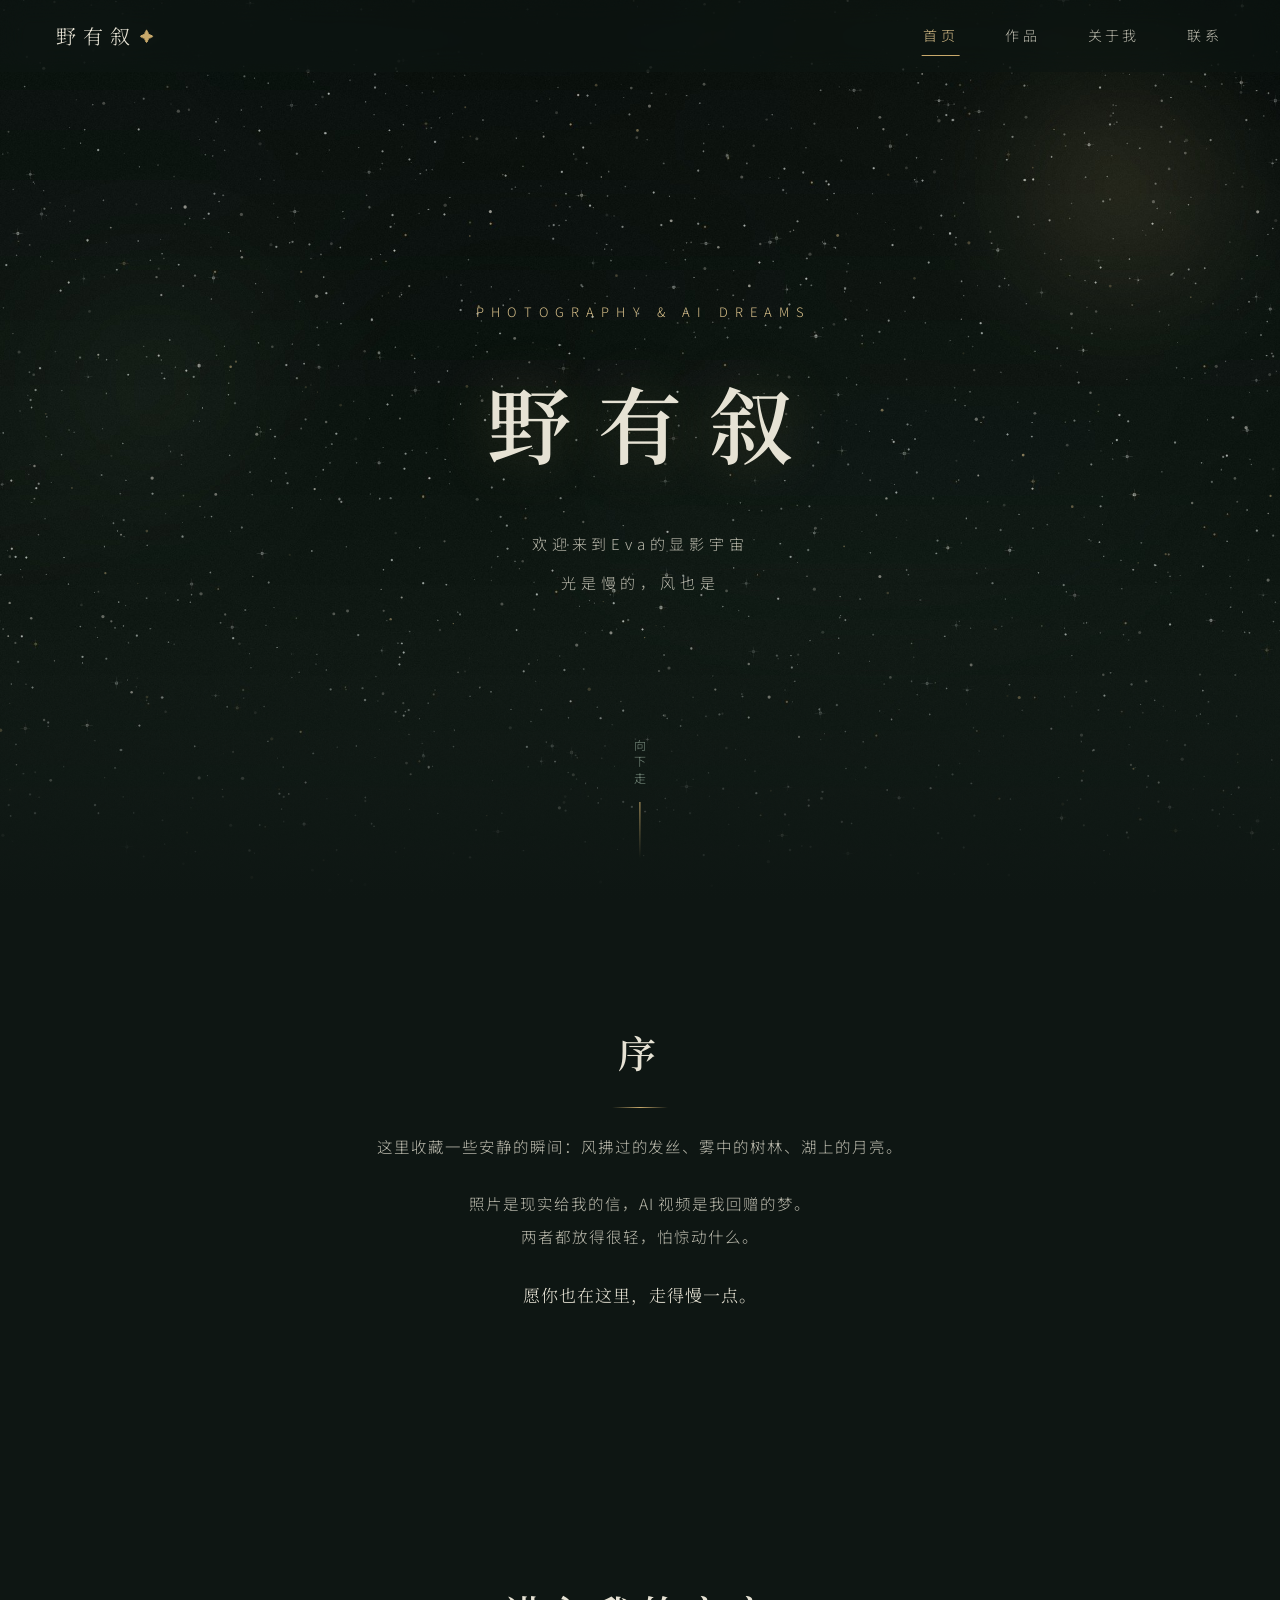
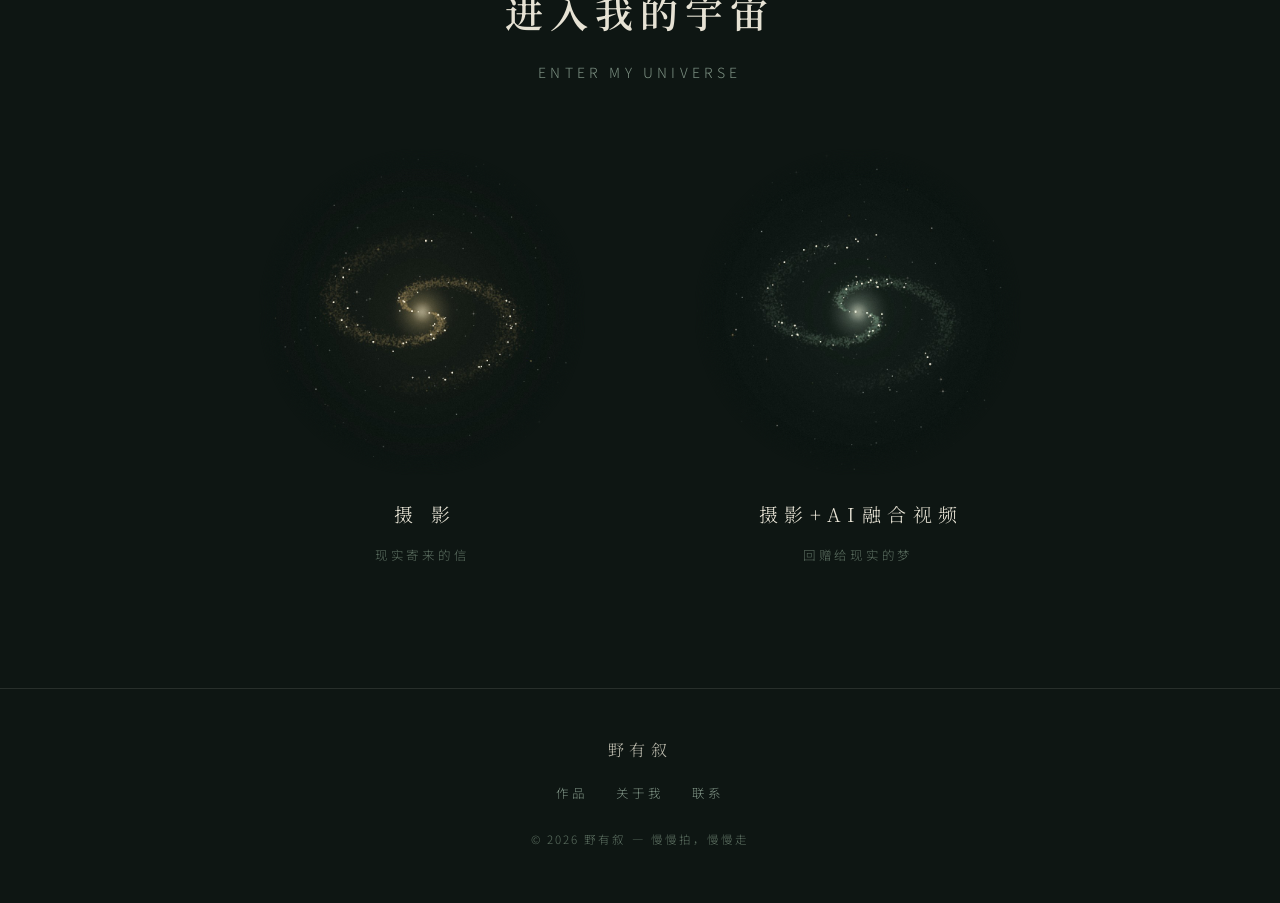
<file: index.html>
<!DOCTYPE html>
<html lang="zh-CN">
<head>
  <meta charset="UTF-8">
  <meta name="viewport" content="width=device-width, initial-scale=1.0">
  <title>野有叙 — 摄影与 AI 影像</title>
  <meta name="description" content="一个安静的摄影角落：田野、雾气、星光，以及一些 AI 做的梦。">
  <link rel="icon" href="data:image/svg+xml,%3Csvg xmlns='http://www.w3.org/2000/svg' viewBox='0 0 32 32'%3E%3Ccircle cx='16' cy='16' r='14' fill='%23121d17'/%3E%3Ccircle cx='16' cy='12' r='2.4' fill='%23c8a96b'/%3E%3Ccircle cx='10' cy='20' r='1.4' fill='%23e6e2d4'/%3E%3Ccircle cx='22' cy='19' r='1.7' fill='%23e6e2d4'/%3E%3C/svg%3E">
  <link rel="preconnect" href="https://fonts.googleapis.com">
  <link rel="preconnect" href="https://fonts.gstatic.com" crossorigin>
  <link href="https://fonts.googleapis.com/css2?family=Noto+Serif+SC:wght@400;600&family=Noto+Sans+SC:wght@300;400&display=swap" rel="stylesheet">
  <link rel="stylesheet" href="assets/css/style.css">
</head>
<body>

  <!-- 顶部固定导航 -->
  <nav class="nav">
    <a class="nav-logo" href="index.html">野有叙<span class="gold-dot">✦</span></a>
    <button class="nav-toggle" aria-label="菜单"><span></span><span></span><span></span></button>
    <div class="nav-links">
      <a href="index.html" class="active">首页</a>
      <a href="works.html">作品</a>
      <a href="about.html">关于我</a>
      <a href="contact.html">联系</a>
    </div>
  </nav>

  <!-- 首屏：星空大图 + 标题，鼠标悬停点亮星星 -->
  <header class="hero">
    <canvas id="starCanvas"></canvas>
    <div class="hero-inner">
      <p class="hero-kicker reveal">PHOTOGRAPHY &amp; AI DREAMS</p>
      <h1 class="hero-title reveal" data-delay="1">野有叙</h1>
      <p class="hero-poem reveal" data-delay="2">欢迎来到Eva的显影宇宙<br>光是慢的，风也是</p>
    </div>
    <span class="hero-scroll">向下走</span>
  </header>

  <!-- 序 -->
  <section class="section">
    <div class="intro">
      <h2 class="section-title reveal">序</h2>
      <div class="divider reveal"></div>
      <p class="reveal" data-delay="1">这里收藏一些安静的瞬间：风拂过的发丝、雾中的树林、湖上的月亮。</p>
      <p class="reveal" data-delay="2">照片是现实给我的信，AI 视频是我回赠的梦。<br>两者都放得很轻，怕惊动什么。</p>
      <p class="drop reveal" data-delay="3">愿你也在这里，走得慢一点。</p>
    </div>
  </section>

  <!-- 进入我的宇宙 -->
  <section class="section">
    <h2 class="section-title reveal">进入我的宇宙</h2>
    <p class="section-sub reveal" data-delay="1">ENTER MY UNIVERSE</p>
    <div class="galaxy-pair">
      <a class="galaxy-link reveal" data-delay="1" href="works.html">
        <span class="galaxy-ball"><img src="assets/img/galaxy-photo.jpg" alt="摄影星系" loading="lazy" decoding="async" draggable="false"></span>
        <span class="g-name">摄 影</span>
        <span class="g-sub">现实寄来的信</span>
      </a>
      <a class="galaxy-link reveal" data-delay="2" href="works.html?view=video">
        <span class="galaxy-ball"><img src="assets/img/galaxy-dream.jpg" alt="摄影+AI融合视频星系" loading="lazy" decoding="async" draggable="false"></span>
        <span class="g-name">摄影+AI融合视频</span>
        <span class="g-sub">回赠给现实的梦</span>
      </a>
    </div>
  </section>

  <footer class="footer">
    <p class="f-logo">野有叙</p>
    <div class="f-links">
      <a href="works.html">作品</a>
      <a href="about.html">关于我</a>
      <a href="contact.html">联系</a>
    </div>
    <p class="f-copy">© <span id="year">2026</span> 野有叙 — 慢慢拍，慢慢走</p>
  </footer>

  <script src="assets/js/stars.js" defer></script>
  <script src="assets/js/main.js" defer></script>
</body>
</html>
</file>
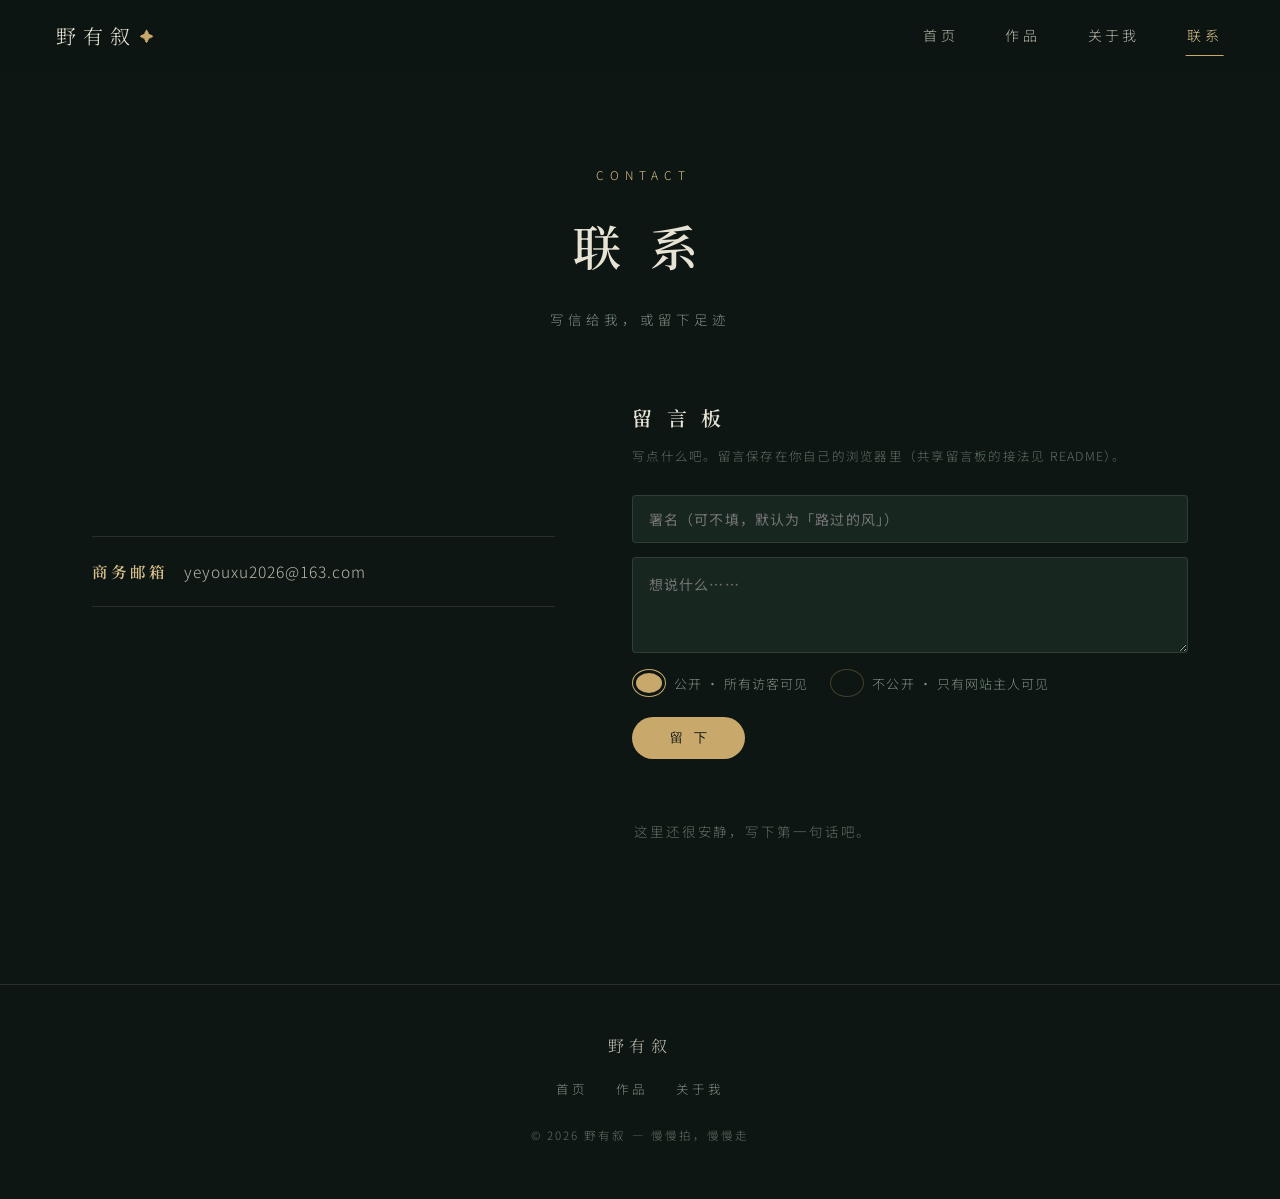
<file: contact.html>
<!DOCTYPE html>
<html lang="zh-CN">
<head>
  <meta charset="UTF-8">
  <meta name="viewport" content="width=device-width, initial-scale=1.0">
  <title>联系 — 野有叙</title>
  <meta name="description" content="写信给我，或在留言板留下足迹。">
  <link rel="icon" href="data:image/svg+xml,%3Csvg xmlns='http://www.w3.org/2000/svg' viewBox='0 0 32 32'%3E%3Ccircle cx='16' cy='16' r='14' fill='%23121d17'/%3E%3Ccircle cx='16' cy='12' r='2.4' fill='%23c8a96b'/%3E%3Ccircle cx='10' cy='20' r='1.4' fill='%23e6e2d4'/%3E%3Ccircle cx='22' cy='19' r='1.7' fill='%23e6e2d4'/%3E%3C/svg%3E">
  <link rel="preconnect" href="https://fonts.googleapis.com">
  <link rel="preconnect" href="https://fonts.gstatic.com" crossorigin>
  <link href="https://fonts.googleapis.com/css2?family=Noto+Serif+SC:wght@400;600&family=Noto+Sans+SC:wght@300;400&display=swap" rel="stylesheet">
  <link rel="stylesheet" href="assets/css/style.css">
</head>
<body>

  <nav class="nav">
    <a class="nav-logo" href="index.html">野有叙<span class="gold-dot">✦</span></a>
    <button class="nav-toggle" aria-label="菜单"><span></span><span></span><span></span></button>
    <div class="nav-links">
      <a href="index.html">首页</a>
      <a href="works.html">作品</a>
      <a href="about.html">关于我</a>
      <a href="contact.html" class="active">联系</a>
    </div>
  </nav>

  <header class="page-head">
    <p class="ph-kicker reveal">CONTACT</p>
    <h1 class="reveal" data-delay="1">联&nbsp;系</h1>
    <p class="ph-sub reveal" data-delay="2">写信给我，或留下足迹</p>
  </header>

  <section class="section" style="padding-top: 48px;">
    <div class="contact-grid">

      <!-- 联系方式 -->
      <div class="contact-info">
        <div class="reveal">
          <div class="contact-line"><b>商务邮箱</b><a href="mailto:yeyouxu2026@163.com">yeyouxu2026@163.com</a></div>
        </div>
      </div>

      <!-- 留言板 -->
      <div class="guestbook reveal" data-delay="1">
        <h3>留 言 板</h3>
        <p class="gb-tip">写点什么吧。留言保存在你自己的浏览器里（共享留言板的接法见 README）。</p>
        <form class="gb-form" id="gbForm">
          <input type="text" name="name" placeholder="署名（可不填，默认为「路过的风」）" maxlength="20">
          <textarea name="msg" placeholder="想说什么……" maxlength="300" required></textarea>
          <div class="gb-visibility">
            <label><input type="radio" name="vis" value="public" checked><span>公开 · 所有访客可见</span></label>
            <label><input type="radio" name="vis" value="private"><span>不公开 · 只有网站主人可见</span></label>
          </div>
          <button type="submit" class="gb-submit">留 下</button>
        </form>
        <div class="gb-list" id="gbList"></div>
      </div>

    </div>
  </section>

  <footer class="footer">
    <p class="f-logo">野有叙</p>
    <div class="f-links">
      <a href="index.html">首页</a>
      <a href="works.html">作品</a>
      <a href="about.html">关于我</a>
    </div>
    <p class="f-copy">© <span id="year">2026</span> 野有叙 — 慢慢拍，慢慢走</p>
  </footer>

  <script src="assets/js/main.js" defer></script>
  <script src="assets/js/guestbook.js" defer></script>
</body>
</html>
</file>
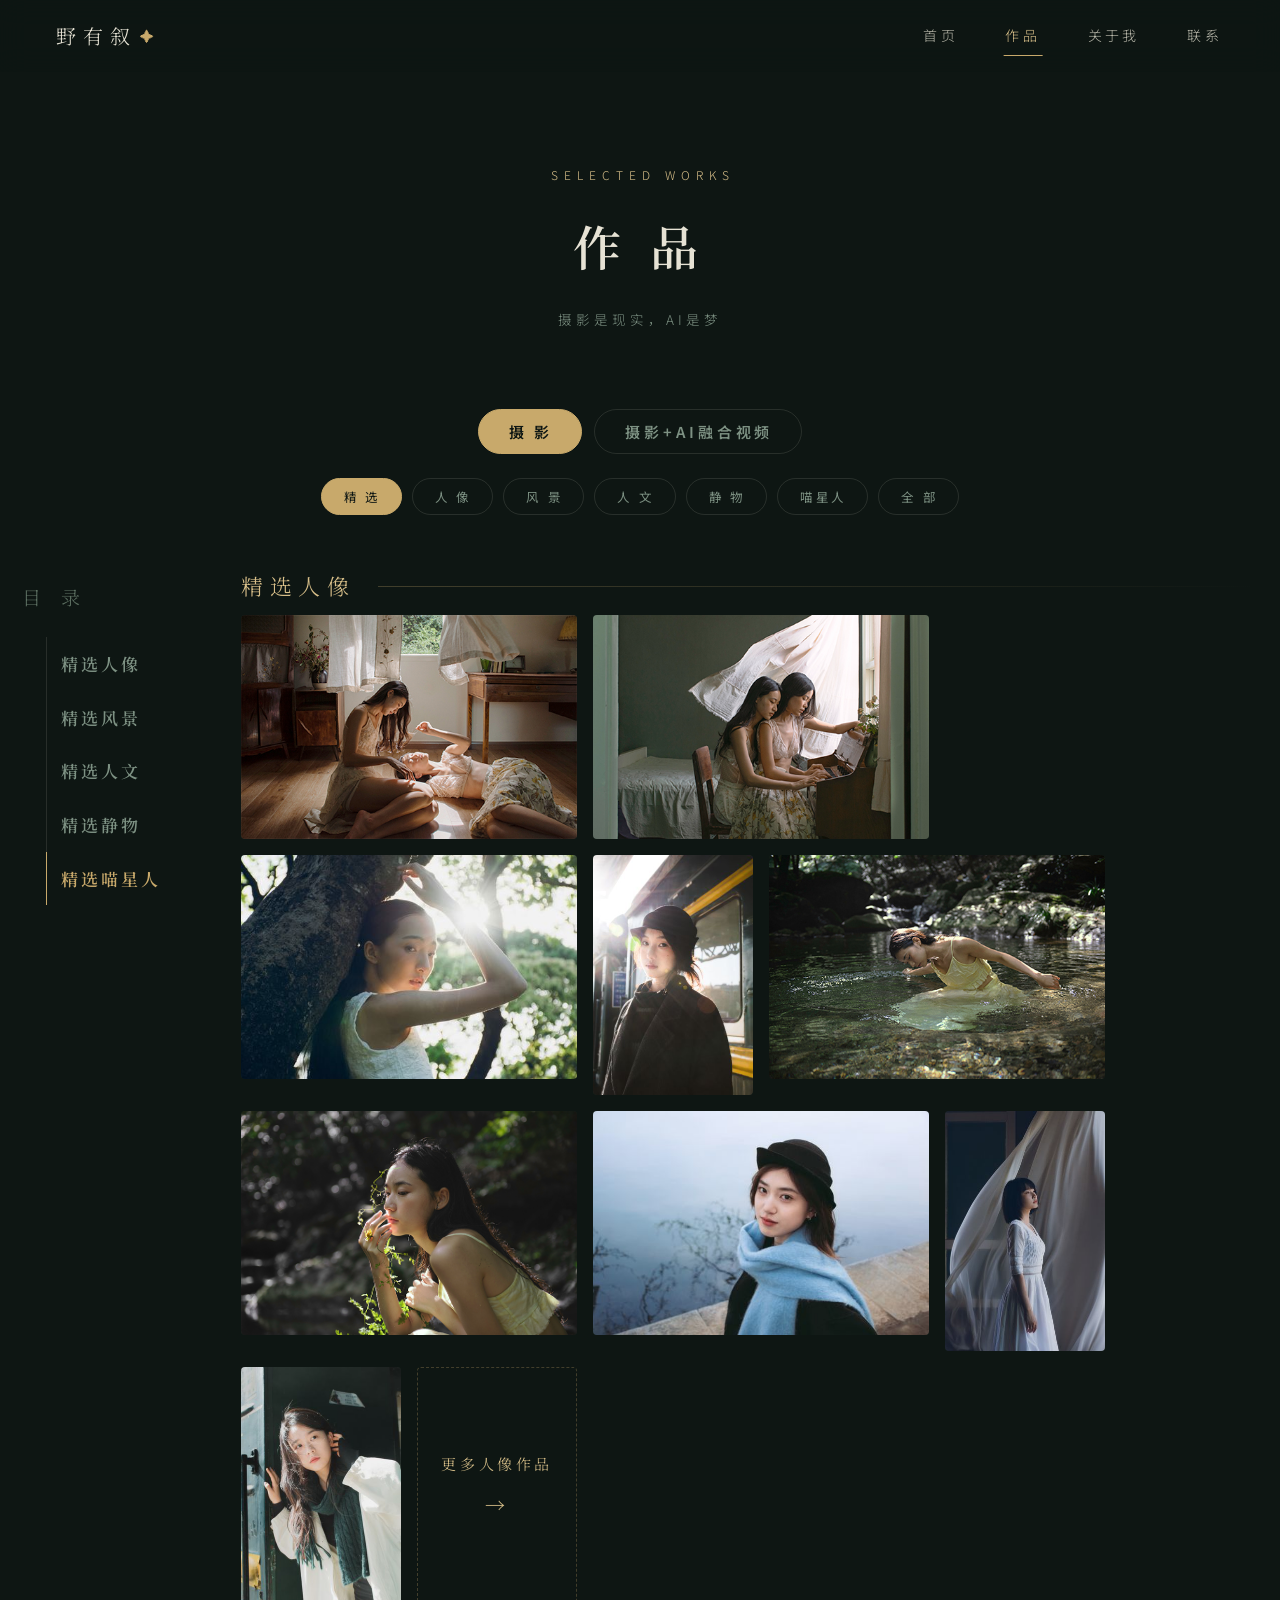
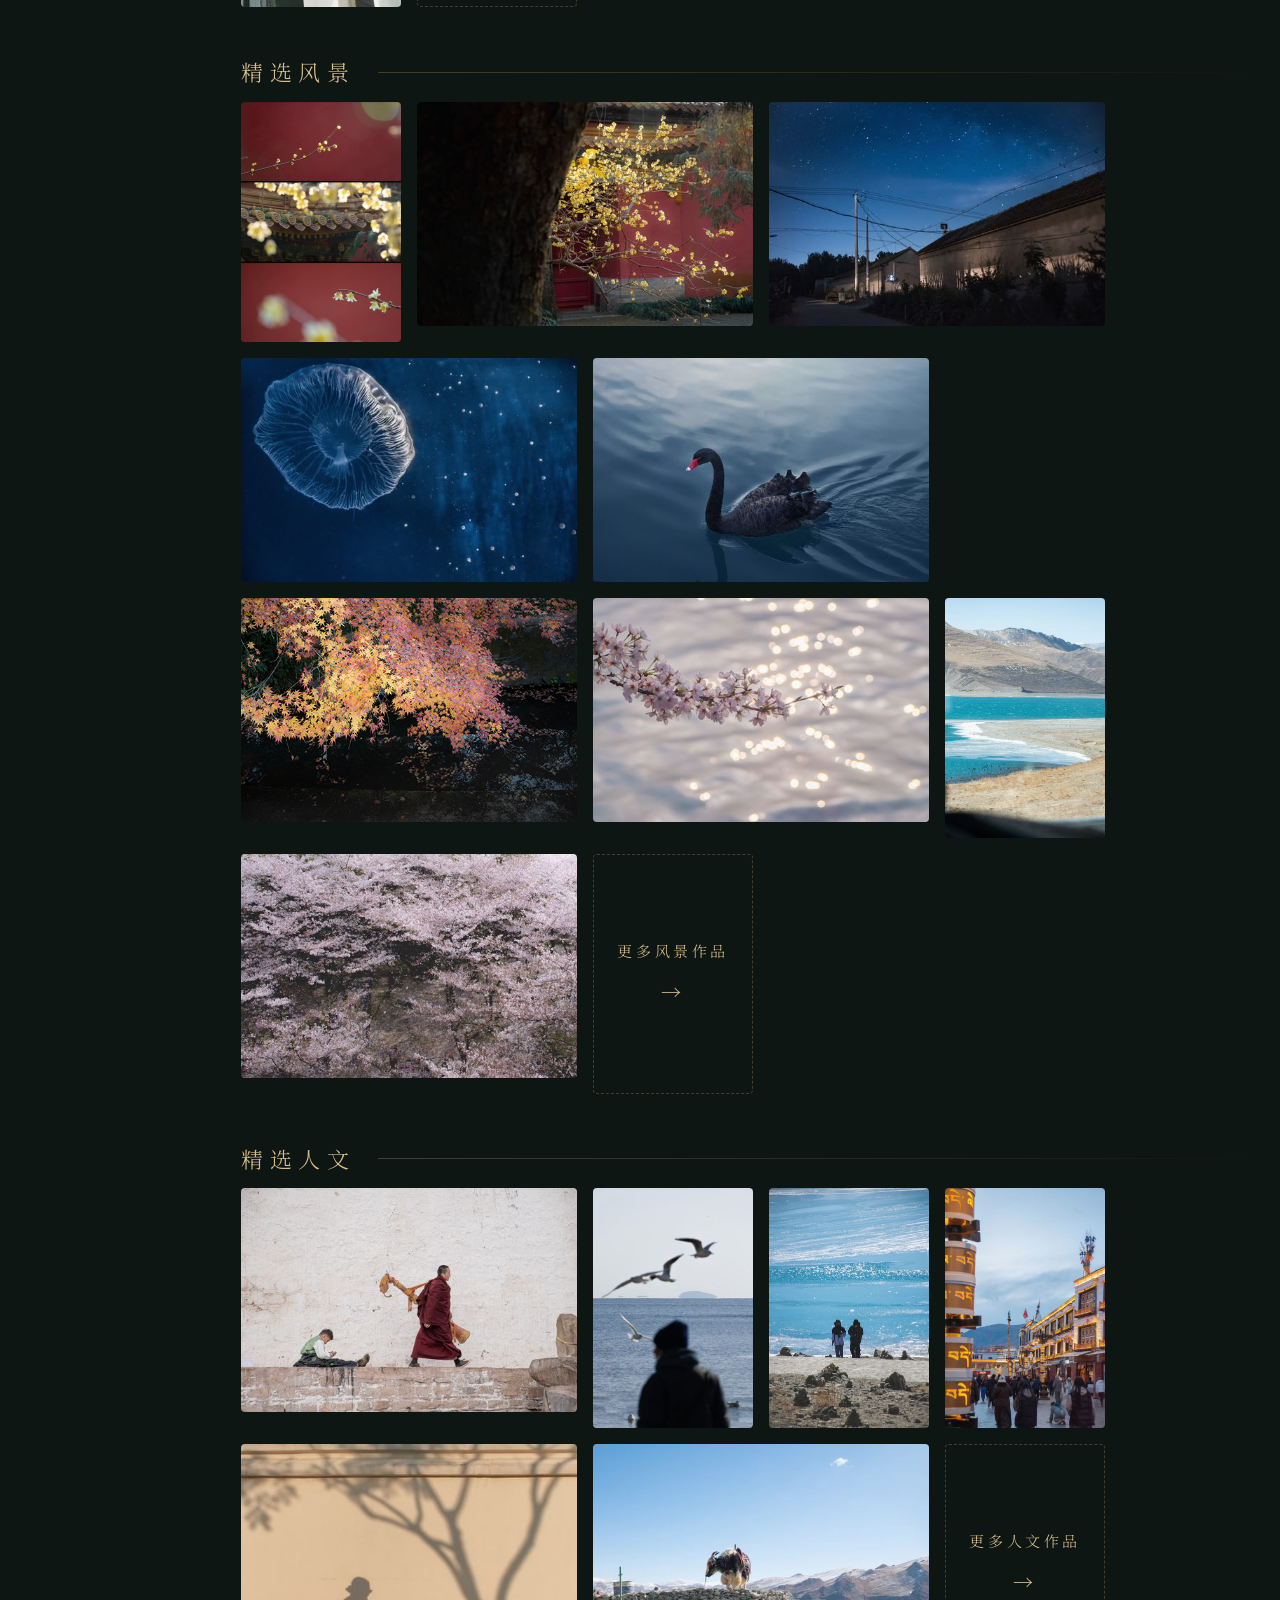
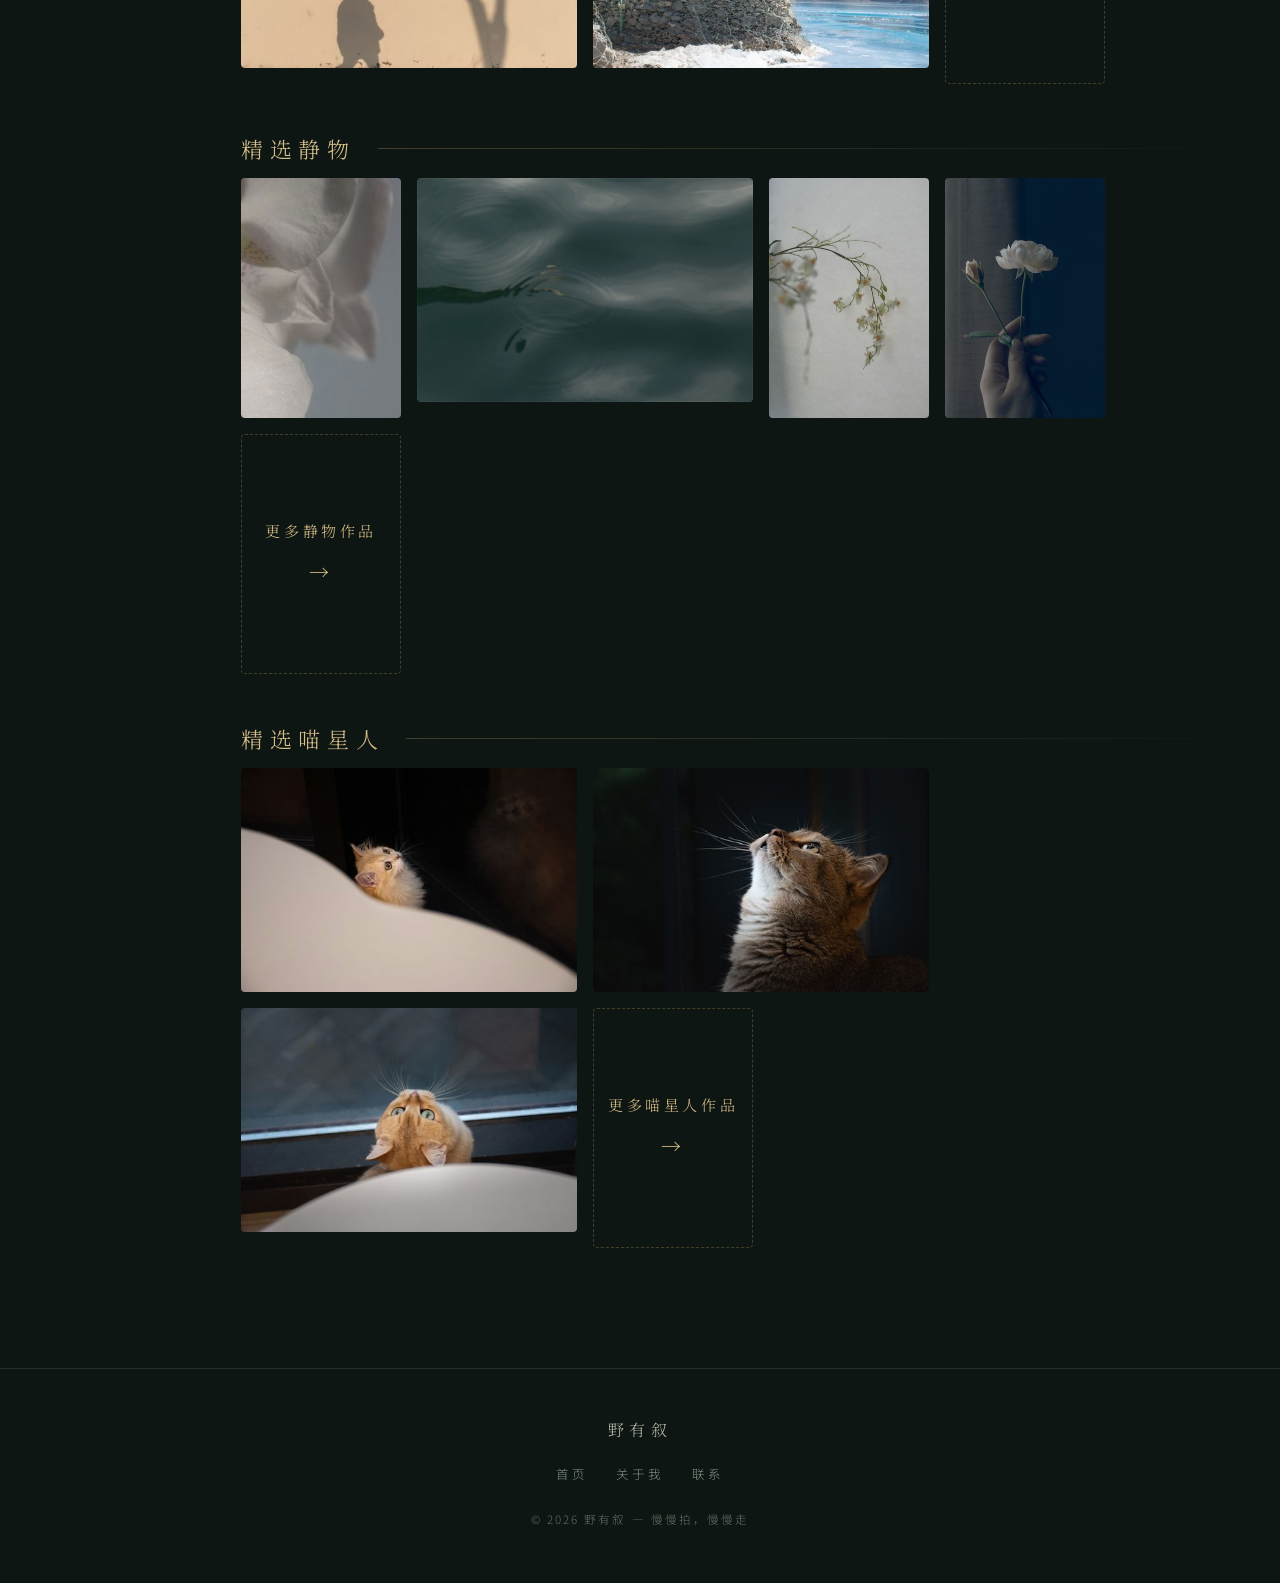
<file: works.html>
<!DOCTYPE html>
<html lang="zh-CN">
<head>
  <meta charset="UTF-8">
  <meta name="viewport" content="width=device-width, initial-scale=1.0">
  <title>作品 — 野有叙</title>
  <meta name="description" content="摄影与 AI 影像作品：田野、雾气、星光，以及一些 AI 做的梦。">
  <link rel="icon" href="data:image/svg+xml,%3Csvg xmlns='http://www.w3.org/2000/svg' viewBox='0 0 32 32'%3E%3Ccircle cx='16' cy='16' r='14' fill='%23121d17'/%3E%3Ccircle cx='16' cy='12' r='2.4' fill='%23c8a96b'/%3E%3Ccircle cx='10' cy='20' r='1.4' fill='%23e6e2d4'/%3E%3Ccircle cx='22' cy='19' r='1.7' fill='%23e6e2d4'/%3E%3C/svg%3E">
  <link rel="preconnect" href="https://fonts.googleapis.com">
  <link rel="preconnect" href="https://fonts.gstatic.com" crossorigin>
  <link href="https://fonts.googleapis.com/css2?family=Noto+Serif+SC:wght@400;600&family=Noto+Sans+SC:wght@300;400&display=swap" rel="stylesheet">
  <link rel="stylesheet" href="assets/css/style.css">
</head>
<body>

  <nav class="nav">
    <a class="nav-logo" href="index.html">野有叙<span class="gold-dot">✦</span></a>
    <button class="nav-toggle" aria-label="菜单"><span></span><span></span><span></span></button>
    <div class="nav-links">
      <a href="index.html">首页</a>
      <a href="works.html" class="active">作品</a>
      <a href="about.html">关于我</a>
      <a href="contact.html">联系</a>
    </div>
  </nav>

  <header class="page-head">
    <p class="ph-kicker reveal">SELECTED WORKS</p>
    <h1 class="reveal" data-delay="1">作&nbsp;品</h1>
    <p class="ph-sub reveal" data-delay="2">摄影是现实，AI是梦</p>
  </header>

  <section class="section works-section" style="padding-top: 56px;">
    <!-- 一级筛选：摄影 / 摄影+AI融合视频 -->
    <div class="filter-bar reveal" id="filterBar">
      <button class="filter-btn active" data-filter="photo">摄 影</button>
      <button class="filter-btn" data-filter="video">摄影+AI融合视频</button>
    </div>

    <!-- 二级筛选：摄影子栏目 -->
    <div class="sub-filter-bar show" id="subFilterBar">
      <button class="filter-btn active" data-filter="featured">精 选</button>
      <button class="filter-btn" data-filter="portrait">人 像</button>
      <button class="filter-btn" data-filter="landscape">风 景</button>
      <button class="filter-btn" data-filter="humanity">人 文</button>
      <button class="filter-btn" data-filter="stilllife">静 物</button>
      <button class="filter-btn" data-filter="meow">喵星人</button>
      <button class="filter-btn" data-filter="all">全 部</button>
    </div>

    <!-- 作品区：左侧目录 + 内容（JS 渲染，图片懒加载） -->
    <div class="works-layout">
      <aside class="toc" id="tocNav" aria-label="作品目录"></aside>
      <div class="works-main" id="galleryGrid"></div>
    </div>
  </section>

  <footer class="footer">
    <p class="f-logo">野有叙</p>
    <div class="f-links">
      <a href="index.html">首页</a>
      <a href="about.html">关于我</a>
      <a href="contact.html">联系</a>
    </div>
    <p class="f-copy">© <span id="year">2026</span> 野有叙 — 慢慢拍，慢慢走</p>
  </footer>

  <script src="assets/js/works-data.js" defer></script>
  <script src="assets/js/main.js" defer></script>
  <script src="assets/js/gallery.js" defer></script>
</body>
</html>
</file>
<file: assets/css/style.css>
/* ============================================================
   野 · 集 —— 摄影师个人网站
   氛围：温柔、安静，像走进田野
   色彩：深绿低饱和 + 暖金点缀，柔和低对比
   排版：衬线标题 + 黑体正文，诗集式宽行距
   ============================================================ */

:root {
  /* 色彩系统 */
  --green-950: #0e1613;
  --green-900: #121d17;
  --green-800: #182620;
  --green-700: #22332a;
  --green-600: #2f463a;
  --green-500: #48604f;
  --sage: #7d9183;
  --sage-dim: #5d7062;
  --gold: #c8a96b;
  --gold-soft: #d9c08a;
  --gold-faint: rgba(200, 169, 107, 0.35);
  --cream: #e6e2d4;
  --cream-dim: #b9b8ab;
  --line: rgba(230, 226, 212, 0.12);
  --line-gold: rgba(200, 169, 107, 0.28);

  /* 字体 */
  --serif: "Noto Serif SC", "Songti SC", "STSong", "SimSun", serif;
  --sans: "Noto Sans SC", "PingFang SC", "Microsoft YaHei", sans-serif;

  /* 节奏 */
  --ease-soft: cubic-bezier(0.33, 1, 0.68, 1);
  --dur: 0.5s;
  --nav-h: 72px;
}

* { margin: 0; padding: 0; box-sizing: border-box; }

html { scroll-behavior: smooth; }

body {
  background: var(--green-950);
  color: var(--cream);
  font-family: var(--sans);
  font-weight: 300;
  font-size: 16px;
  line-height: 2.1;               /* 诗集般的宽行距 */
  letter-spacing: 0.06em;         /* 微微拉开的字距 */
  -webkit-font-smoothing: antialiased;
  overflow-x: hidden;
}

::selection { background: rgba(200, 169, 107, 0.28); color: var(--cream); }

img { display: block; max-width: 100%; }
a { color: inherit; text-decoration: none; }
ul { list-style: none; }

/* 细滚动条 */
::-webkit-scrollbar { width: 10px; }
::-webkit-scrollbar-track { background: var(--green-950); }
::-webkit-scrollbar-thumb { background: var(--green-600); border-radius: 5px; }
::-webkit-scrollbar-thumb:hover { background: var(--green-500); }

/* ============ 通用排版 ============ */
h1, h2, h3, h4 {
  font-family: var(--serif);
  font-weight: 600;
  letter-spacing: 0.18em;
  color: var(--cream);
  line-height: 1.7;
}

.section {
  max-width: 1160px;
  margin: 0 auto;
  padding: 120px 32px;
}
/* 作品页：整体放宽约 30%，目录更靠左 */
.section.works-section {
  max-width: 1500px;
  padding-left: 22px;
  padding-right: 22px;
}

.section-title {
  font-size: clamp(26px, 3.4vw, 38px);
  text-align: center;
  margin-bottom: 14px;
}

.section-sub {
  text-align: center;
  color: var(--sage);
  font-size: 14px;
  letter-spacing: 0.3em;
  margin-bottom: 64px;
}

.gold-dot { color: var(--gold); }

/* 金色分隔线（细、克制） */
.divider {
  width: 56px;
  height: 1px;
  background: linear-gradient(90deg, transparent, var(--gold), transparent);
  margin: 22px auto;
}

/* ============ 顶部固定导航 ============ */
.nav {
  position: fixed;
  inset: 0 0 auto 0;
  height: var(--nav-h);
  z-index: 100;
  display: flex;
  align-items: center;
  justify-content: space-between;
  padding: 0 clamp(20px, 5vw, 56px);
  background: rgba(14, 22, 19, 0.55);
  backdrop-filter: blur(14px);
  -webkit-backdrop-filter: blur(14px);
  border-bottom: 1px solid transparent;
  transition: background var(--dur) var(--ease-soft), border-color var(--dur) var(--ease-soft);
}
.nav.scrolled {
  background: rgba(14, 22, 19, 0.86);
  border-bottom-color: var(--line);
}

.nav-logo {
  font-family: var(--serif);
  font-size: 20px;
  letter-spacing: 0.34em;
  color: var(--cream);
}
.nav-logo .gold-dot { font-size: 14px; vertical-align: 2px; margin-left: 4px; }

.nav-links {
  display: flex;
  gap: clamp(18px, 3.4vw, 44px);
}
.nav-links a {
  position: relative;
  font-size: 14px;
  letter-spacing: 0.24em;
  color: var(--cream-dim);
  padding: 6px 2px;
  transition: color var(--dur) var(--ease-soft);
}
.nav-links a::after {
  content: "";
  position: absolute;
  left: 50%;
  bottom: 0;
  width: 0;
  height: 1px;
  background: var(--gold);
  transform: translateX(-50%);
  transition: width var(--dur) var(--ease-soft);
}
.nav-links a:hover,
.nav-links a.active { color: var(--gold-soft); }
.nav-links a:hover::after,
.nav-links a.active::after { width: 100%; }

/* 移动端汉堡 */
.nav-toggle {
  display: none;
  background: none;
  border: none;
  cursor: pointer;
  width: 36px; height: 36px;
  position: relative;
}
.nav-toggle span {
  display: block;
  width: 22px; height: 1.5px;
  background: var(--cream);
  margin: 5px auto;
  transition: transform var(--dur) var(--ease-soft), opacity var(--dur) var(--ease-soft);
}
.nav-toggle.open span:nth-child(1) { transform: translateY(6.5px) rotate(45deg); }
.nav-toggle.open span:nth-child(2) { opacity: 0; }
.nav-toggle.open span:nth-child(3) { transform: translateY(-6.5px) rotate(-45deg); }

/* ============ 首屏：星空 ============ */
.hero {
  position: relative;
  height: 100vh;
  min-height: 560px;
  overflow: hidden;
  background: var(--green-950) url("../img/hero-nebula.jpg") center / cover no-repeat;
}

.hero::after {
  /* 底部渐隐到页面底色，衔接下一段 */
  content: "";
  position: absolute;
  inset: auto 0 0 0;
  height: 30vh;
  background: linear-gradient(180deg, transparent, var(--green-950));
  pointer-events: none;
}

#starCanvas {
  position: absolute;
  inset: 0;
  width: 100%;
  height: 100%;
}

.hero-inner {
  position: relative;
  z-index: 2;
  height: 100%;
  display: flex;
  flex-direction: column;
  align-items: center;
  justify-content: center;
  text-align: center;
  padding: 0 24px;
  pointer-events: none;  /* 让鼠标事件穿透到星空画布 */
}
.hero-inner > * { pointer-events: auto; }

.hero-kicker {
  font-size: 13px;
  letter-spacing: 0.55em;
  color: var(--gold-soft);
  margin-bottom: 26px;
  text-indent: 0.55em;
}

.hero-title {
  font-size: clamp(40px, 7.5vw, 84px);
  letter-spacing: 0.32em;
  text-indent: 0.32em;
  font-weight: 600;
  text-shadow: 0 0 60px rgba(200, 169, 107, 0.25);
}

.hero-poem {
  margin-top: 30px;
  color: var(--cream-dim);
  font-size: 15px;
  letter-spacing: 0.32em;
  line-height: 2.6;
}

.hero-scroll {
  position: absolute;
  bottom: 42px;
  left: 50%;
  transform: translateX(-50%);
  z-index: 2;
  color: var(--sage);
  font-size: 12px;
  letter-spacing: 0.4em;
  writing-mode: vertical-rl;
  display: flex;
  align-items: center;
  gap: 14px;
}
.hero-scroll::after {
  content: "";
  width: 1px;
  height: 56px;
  background: linear-gradient(180deg, var(--gold), transparent);
  animation: drip 2.4s var(--ease-soft) infinite;
}
@keyframes drip {
  0%   { transform: scaleY(0); transform-origin: top; opacity: 0; }
  35%  { transform: scaleY(1); opacity: 1; }
  100% { transform: scaleY(1); transform-origin: bottom; opacity: 0; }
}

/* ============ 入场淡入（从下往上） ============ */
.reveal {
  opacity: 0;
  transform: translateY(30px);
  transition: opacity var(--dur) var(--ease-soft), transform var(--dur) var(--ease-soft);
  will-change: opacity, transform;
}
.reveal.visible {
  opacity: 1;
  transform: translateY(0);
}
/* 轻微错落 */
.reveal[data-delay="1"] { transition-delay: 0.08s; }
.reveal[data-delay="2"] { transition-delay: 0.16s; }
.reveal[data-delay="3"] { transition-delay: 0.24s; }

/* ============ 首页：序 ============ */
.intro {
  max-width: 720px;
  margin: 0 auto;
  text-align: center;
}
.intro p {
  color: var(--cream-dim);
  margin-bottom: 1.6em;
  font-size: 15.5px;
}
.intro .drop {
  font-family: var(--serif);
  color: var(--cream);
  font-size: 17px;
}

/* ============ 首页：精选作品带（视差） ============ */
.feature-strip {
  position: relative;
  height: 64vh;
  min-height: 420px;
  overflow: hidden;
}
.feature-strip .parallax-img {
  position: absolute;
  inset: -18% 0;
  background-position: center;
  background-size: cover;
  will-change: transform;
}
.feature-strip .strip-mask {
  position: absolute;
  inset: 0;
  background: linear-gradient(180deg, var(--green-950) 0%, rgba(14, 22, 19, 0.25) 30%, rgba(14, 22, 19, 0.25) 70%, var(--green-950) 100%);
}
.feature-strip .strip-text {
  position: absolute;
  inset: 0;
  display: flex;
  flex-direction: column;
  align-items: center;
  justify-content: center;
  gap: 18px;
  z-index: 2;
}
.strip-text h2 { font-size: clamp(24px, 3.2vw, 36px); }
.strip-text a {
  font-size: 13px;
  letter-spacing: 0.32em;
  color: var(--gold-soft);
  border-bottom: 1px solid var(--line-gold);
  padding-bottom: 6px;
  transition: color var(--dur) var(--ease-soft), border-color var(--dur) var(--ease-soft);
}
.strip-text a:hover { color: var(--gold); border-color: var(--gold); }

/* ============ 作品区布局：左目录 + 网格 ============ */
.works-layout {
  display: grid;
  grid-template-columns: 168px 1fr;
  gap: clamp(24px, 4vw, 56px);
  align-items: start;
}
/* 目录为空（如「全部」视图）时，网格占满整行 */
.works-layout.no-toc { grid-template-columns: 1fr; }
.works-layout.no-toc .toc { display: none; }

.toc {
  display: none;
  position: sticky;
  top: calc(var(--nav-h) + 40px);
  padding-top: 14px;
  max-height: calc(100vh - var(--nav-h) - 70px);
  overflow-y: auto;             /* 目录过长时自身可滚动（鼠标悬停滚轮即滚动目录） */
  scrollbar-width: thin;
  scrollbar-color: var(--line-gold) transparent;
}
.toc::-webkit-scrollbar { width: 4px; }
.toc::-webkit-scrollbar-thumb { background: var(--line-gold); border-radius: 2px; }
.toc::-webkit-scrollbar-track { background: transparent; }
.toc.show { display: block; }
.toc-title {
  font-family: var(--serif);
  font-size: 19px;             /* 「目录」二字：比子目录条目更大 */
  letter-spacing: 0.4em;
  color: var(--sage-dim);
  margin-bottom: 20px;
}
.toc-link {
  display: block;
  font-family: var(--serif);
  font-size: 17px;          /* 一级分类：明显更大 */
  font-weight: 600;
  letter-spacing: 0.18em;
  color: var(--sage);
  padding: 9px 0 9px 14px;
  border-left: 1px solid var(--line);
  transition: color var(--dur) var(--ease-soft), border-color var(--dur) var(--ease-soft);
}
.toc-link.sub {
  font-family: var(--sans);
  font-size: 14px;          /* 二级系列：小于一级，大于正文 */
  font-weight: 400;
  letter-spacing: 0.14em;
  color: var(--sage-dim);
}
.toc-link.sub3 {
  font-family: var(--sans);
  font-size: 12.5px;        /* 三级子组（卷耳的（一）~（十一））：最小 */
  font-weight: 400;
  letter-spacing: 0.1em;
  color: var(--sage-dim);
}

/* 目录树：折叠行与缩进 */
.toc-row {
  display: flex;
  align-items: center;
  gap: 2px;
}
.toc-node.depth-2 { padding-left: 18px; }
.toc-node.depth-3 { padding-left: 36px; }
.toc-fold {
  width: 22px;
  height: 22px;
  flex: 0 0 22px;
  border: none;
  background: transparent;
  color: var(--sage-dim);
  font-size: 14px;          /* 折叠符号加大 */
  line-height: 1;
  cursor: pointer;
  padding: 0 0 2px;
  transition: color var(--dur) var(--ease-soft);
}
.toc-fold:hover { color: var(--gold); }
.toc-fold.empty { visibility: hidden; }
.toc-children.collapsed { display: none; }
.toc-link:hover { color: var(--gold-soft); }
.toc-link.active {
  color: var(--gold);
  border-left-color: var(--gold);
}

@media (max-width: 960px) {
  .works-layout { grid-template-columns: 1fr; }
  .toc.show {
    display: flex;
    overflow-x: auto;
    gap: 18px;
    position: static;
    padding: 0 0 18px;
  }
  .toc-title { display: none; }
  .toc-link {
    white-space: nowrap;
    border-left: none;
    border-bottom: 1px solid var(--line);
    padding: 4px 2px;
  }
  .toc-link.sub { padding-left: 2px; }
  .toc-link.active { border-bottom-color: var(--gold); }
  /* 移动端目录横排：折叠树展平，子级横向排列，隐藏折叠按钮 */
  .toc-node { display: flex; align-items: center; }
  .toc-node.depth-2,
  .toc-node.depth-3 { padding-left: 0; }
  .toc-children { display: flex; gap: 18px; }
  .toc-children.collapsed { display: flex; }
  .toc-fold { display: none; }
}

/* 分组标题锚点：为固定导航留出滚动空间 */
.series-header { scroll-margin-top: calc(var(--nav-h) + 24px); }

/* ============ 作品筛选 ============ */
.filter-bar {
  display: flex;
  justify-content: center;
  gap: 12px;
  flex-wrap: wrap;
  margin-bottom: 56px;
}
.filter-btn {
  font-family: var(--sans);
  font-size: 15px;             /* 一级筛选（摄影 / AI 视频）：比次级更大 */
  font-weight: 600;
  letter-spacing: 0.26em;
  color: var(--sage);
  background: transparent;
  border: 1px solid var(--line);
  border-radius: 999px;
  padding: 11px 28px 11px 30px;
  cursor: pointer;
  transition: all var(--dur) var(--ease-soft);
}
.filter-btn:hover { color: var(--gold-soft); border-color: var(--line-gold); }
.filter-btn.active {
  color: var(--green-950);
  background: var(--gold);
  border-color: var(--gold);
}

/* ============ 作品网格（卡片 160px 宽，与人像栏横滑卡片尺寸一致） ============ */
.gallery {
  display: grid;
  grid-template-columns: repeat(auto-fill, 160px);
  gap: 16px;
}
.works-main { min-width: 0; }   /* 允许内部横滑行收缩 */
.work-card {
  position: relative;
  overflow: hidden;
  border-radius: 4px;
  background: var(--green-800);
  cursor: pointer;
  aspect-ratio: 2 / 3;   /* 全站封面统一竖版，与人像栏一致 */
}
.work-card.wide {
  aspect-ratio: 3 / 2;        /* 横屏照片：正常显示横版 */
  grid-column: span 2;        /* 横版卡片横跨两列，保持视觉平衡 */
}
/* 首页「两个星系」等双列布局里的横版卡片：不跨列 */
.work-card.wide.no-span { grid-column: auto; }

.work-card img,
.work-card video {
  width: 100%;
  height: 100%;
  object-fit: cover;
  transform: scale(1.001);
  transition: transform var(--dur) var(--ease-soft), filter var(--dur) var(--ease-soft);
  filter: saturate(0.92);
}
.work-card:hover img,
.work-card:hover video {
  transform: scale(1.06);           /* 悬停放大 */
  filter: saturate(1.02);
}

.work-card .card-veil {
  position: absolute;
  inset: 0;
  background: linear-gradient(180deg, transparent 55%, rgba(14, 22, 19, 0.78));
  opacity: 0;
  transition: opacity var(--dur) var(--ease-soft);
}
.work-card:hover .card-veil { opacity: 1; }

.work-card .card-info {
  position: absolute;
  left: 22px;
  right: 22px;
  bottom: 18px;
  transform: translateY(10px);
  opacity: 0;
  transition: all var(--dur) var(--ease-soft);
}
.work-card:hover .card-info { transform: translateY(0); opacity: 1; }
.card-info h3 {
  font-size: 17px;
  letter-spacing: 0.2em;
  margin-bottom: 4px;
}
.card-info p {
  font-size: 12px;
  color: var(--cream-dim);
  letter-spacing: 0.18em;
}

/* 视频角标 */
.badge-video {
  position: absolute;
  top: 14px;
  right: 14px;
  z-index: 2;
  display: flex;
  align-items: center;
  gap: 7px;
  font-size: 11px;
  letter-spacing: 0.2em;
  color: var(--gold-soft);
  background: rgba(14, 22, 19, 0.55);
  border: 1px solid var(--line-gold);
  border-radius: 999px;
  padding: 5px 12px;
  backdrop-filter: blur(6px);
}
.badge-video svg { width: 9px; height: 10px; fill: var(--gold-soft); }

/* 筛选切换时的柔和过渡 */
.work-card.hide {
  opacity: 0;
  transform: scale(0.97);
  pointer-events: none;
  position: absolute;
  visibility: hidden;
}
.work-card {
  transition: opacity var(--dur) var(--ease-soft), transform var(--dur) var(--ease-soft);
}

/* ============ 系列分组标题 ============ */
.series-header {
  grid-column: 1 / -1;
  display: flex;
  align-items: center;
  gap: 22px;
  margin: 42px 0 6px;
}
.series-header:first-child { margin-top: 0; }
.series-header span {
  font-family: var(--serif);
  font-size: 22px;
  letter-spacing: 0.3em;
  color: var(--gold-soft);
  white-space: nowrap;
}
.series-header::after {
  content: "";
  flex: 1;
  height: 1px;
  background: linear-gradient(90deg, var(--line-gold), transparent);
}
.series-header.sub span {
  font-size: 16px;
  color: var(--sage);
  letter-spacing: 0.24em;
}
.series-header.sub { margin: 26px 0 2px; }
/* 三级组头（系列内子组） */
.series-header.sub3 span {
  font-size: 13.5px;
  font-family: var(--sans);
  color: var(--sage-dim);
  letter-spacing: 0.18em;
}
.series-header.sub3 { margin: 16px 0 2px; }
.sub-block { margin-left: 18px; }
/* 系列标题旁的诗句/副题 */
.series-header .s-poem {
  font-style: normal;
  font-family: var(--serif);
  font-size: 13px;
  letter-spacing: 0.2em;
  color: var(--sage-dim);
  white-space: nowrap;
}

/* ============ 系列横滑行 ============ */
.series-block { margin-bottom: 14px; }
.row-wrap { position: relative; }
.row-track {
  display: flex;
  gap: 14px;
  height: 240px;                /* 行高固定，卡片宽度按照片真实比例自适应 */
  overflow-x: auto;
  scroll-behavior: smooth;
  scrollbar-width: none;        /* 默认隐藏滚动条 */
  -ms-overflow-style: none;
  padding-bottom: 10px;
}
.row-track::-webkit-scrollbar { display: none; }
/* 一行滑不完时才显示底部细滚动条 */
.row-track.scrollable { scrollbar-width: thin; scrollbar-color: var(--line-gold) transparent; }
.row-track.scrollable::-webkit-scrollbar { display: block; height: 4px; }
.row-track.scrollable::-webkit-scrollbar-thumb { background: var(--line-gold); border-radius: 2px; }
.row-track.scrollable::-webkit-scrollbar-track { background: var(--line); border-radius: 2px; }
.row-card {
  flex: 0 0 auto;
  height: 100%;
  width: 160px;                 /* 初始宽度，图片加载后按真实比例重设 */
  aspect-ratio: auto;
}
.row-card img { width: 100%; height: 100%; object-fit: cover; }
.row-prev,
.row-next {
  position: absolute;
  top: 50%;
  transform: translateY(-50%);
  width: 40px;
  height: 40px;
  border-radius: 50%;
  border: 1px solid var(--line-gold);
  background: rgba(14, 22, 19, 0.82);
  color: var(--gold);
  font-size: 22px;
  line-height: 1;
  cursor: pointer;
  transition: all var(--dur) var(--ease-soft);
  z-index: 3;
}
.row-prev { left: -6px; }
.row-next-box {
  position: absolute;
  right: -6px;
  top: 50%;
  transform: translateY(-50%);
  display: flex;
  align-items: center;
  gap: 8px;
  z-index: 3;
}
.row-next { position: static; transform: none; }
.row-count {
  font-size: 12px;
  letter-spacing: 0.12em;
  color: var(--gold-soft);
  background: rgba(14, 22, 19, 0.82);
  border: 1px solid var(--line-gold);
  border-radius: 999px;
  padding: 5px 12px;
  white-space: nowrap;
  transition: opacity var(--dur) var(--ease-soft);
}
.row-count.gone { opacity: 0; pointer-events: none; }
.row-prev:hover,
.row-next:hover { background: var(--gold); color: var(--green-950); }
.row-prev.gone,
.row-next.gone { opacity: 0; pointer-events: none; }

/* ============ 精选末尾「更多作品」链接卡 ============ */
.more-card {
  border: 1px dashed var(--line-gold);
  background: transparent;
  display: flex;
  align-items: center;
  justify-content: center;
  transition: all var(--dur) var(--ease-soft);
}
.more-card:hover { border-color: var(--gold); background: rgba(200, 169, 107, 0.06); }
.more-inner {
  text-align: center;
  color: var(--gold-soft);
  font-family: var(--serif);
  font-size: 15px;
  letter-spacing: 0.24em;
  line-height: 2;
}
.more-inner i {
  display: block;
  font-style: normal;
  font-size: 20px;
  margin-top: 6px;
  transition: transform var(--dur) var(--ease-soft);
}
.more-card:hover .more-inner i { transform: translateX(6px); }

/* 关于我：脚注（指导老师、实拍声明） */
.about-note {
  margin-top: 34px;
  padding-top: 18px;
  border-top: 1px solid var(--line);
  font-size: 13px;
  line-height: 2.1;
  color: var(--sage-dim);
}
.about-note p { margin: 0; }

/* ============ 首页：两个小星系入口 ============ */
.galaxy-pair {
  display: flex;
  justify-content: center;
  align-items: flex-start;
  gap: clamp(48px, 9vw, 130px);
  flex-wrap: wrap;
}
.galaxy-link {
  display: flex;
  flex-direction: column;
  align-items: center;
  text-decoration: none;
}
.galaxy-ball {
  width: clamp(220px, 26vw, 320px);
  height: clamp(220px, 26vw, 320px);
  transition: transform 1.2s var(--ease-soft);
}
.galaxy-ball img {
  width: 100%;
  height: 100%;
  object-fit: cover;
  transform: scale(1.02);
  transition: transform 2.4s var(--ease-soft), filter var(--dur) var(--ease-soft);
  /* 柔边渐隐：星系边缘融入页面背景，无轮廓感 */
  -webkit-mask-image: radial-gradient(circle, #000 58%, transparent 71%);
  mask-image: radial-gradient(circle, #000 58%, transparent 71%);
}
.galaxy-link:hover .galaxy-ball img { transform: scale(1.08) rotate(14deg); filter: brightness(1.12); }
.g-name {
  margin-top: 22px;
  font-family: var(--serif);
  font-size: 19px;
  letter-spacing: 0.34em;
  text-indent: 0.34em;
  color: var(--cream);
  transition: color var(--dur) var(--ease-soft);
}
.g-sub {
  margin-top: 8px;
  font-size: 12.5px;
  letter-spacing: 0.22em;
  color: var(--sage-dim);
}
.galaxy-link:hover .g-name { color: var(--gold-soft); }

/* ============ 防下载：禁拖拽、禁选中 ============ */
img, video {
  -webkit-user-drag: none;
  user-select: none;
  -webkit-user-select: none;
}

/* ============ 回到顶部 ============ */
.to-top {
  position: fixed;
  right: 28px;
  bottom: 34px;
  width: 46px;
  height: 46px;
  border-radius: 50%;
  border: 1px solid var(--line-gold);
  background: rgba(14, 22, 19, 0.85);
  color: var(--gold);
  font-size: 20px;
  line-height: 1;
  cursor: pointer;
  opacity: 0;
  visibility: hidden;
  transform: translateY(12px);
  transition: all var(--dur) var(--ease-soft);
  z-index: 150;
}
.to-top.show {
  opacity: 1;
  visibility: visible;
  transform: translateY(0);
}
.to-top:hover { background: var(--gold); color: var(--green-950); }

/* ============ 二级筛选（摄影子类） ============ */
.sub-filter-bar {
  display: none;
  justify-content: center;
  gap: 10px;
  flex-wrap: wrap;
  margin: -32px 0 48px;
}
.sub-filter-bar.show { display: flex; }
.sub-filter-bar .filter-btn {
  font-size: 12.5px;           /* 二级筛选：明显小于一级 */
  font-weight: 400;
  padding: 8px 20px 8px 22px;
  letter-spacing: 0.22em;
}

/* ============ 灯箱翻页 ============ */
.lightbox-nav {
  position: absolute;
  top: 50%;
  transform: translateY(-50%);
  z-index: 2;
  width: 52px; height: 52px;
  border-radius: 50%;
  border: 1px solid var(--line);
  background: rgba(14, 22, 19, 0.4);
  color: var(--cream);
  font-size: 30px;
  line-height: 1;
  cursor: pointer;
  transition: all var(--dur) var(--ease-soft);
}
.lightbox-nav:hover { border-color: var(--gold); color: var(--gold); }
.lightbox-nav.prev { left: clamp(10px, 3vw, 40px); }
.lightbox-nav.next { right: clamp(10px, 3vw, 40px); }
@media (max-width: 640px) {
  .lightbox-nav { width: 42px; height: 42px; font-size: 24px; }
}

/* ============ 灯箱 ============ */
.lightbox {
  position: fixed;
  inset: 0;
  z-index: 200;
  display: flex;
  align-items: center;
  justify-content: center;
  background: rgba(10, 15, 12, 0.9);
  backdrop-filter: blur(10px);
  opacity: 0;
  visibility: hidden;
  transition: opacity var(--dur) var(--ease-soft), visibility var(--dur);
}
.lightbox.open { opacity: 1; visibility: visible; }
.lightbox-box {
  max-width: min(1080px, 92vw);
  max-height: 84vh;
  display: flex;
  flex-direction: column;
  align-items: center;
  gap: 16px;
  transform: translateY(16px);
  transition: transform var(--dur) var(--ease-soft);
}
.lightbox.open .lightbox-box { transform: translateY(0); }
.lightbox-box img,
.lightbox-box video {
  max-width: 100%;
  max-height: 74vh;
  border-radius: 4px;
  box-shadow: 0 30px 80px rgba(0, 0, 0, 0.5);
}
.lightbox-caption {
  font-family: var(--serif);
  font-size: 15px;
  letter-spacing: 0.24em;
  color: var(--cream-dim);
}
.lightbox-close {
  position: absolute;
  top: 26px;
  right: 34px;
  width: 44px; height: 44px;
  border-radius: 50%;
  border: 1px solid var(--line);
  background: transparent;
  color: var(--cream);
  font-size: 20px;
  cursor: pointer;
  transition: all var(--dur) var(--ease-soft);
}
.lightbox-close:hover { border-color: var(--gold); color: var(--gold); transform: rotate(90deg); }

/* ============ 关于我 ============ */
.about-grid {
  display: grid;
  grid-template-columns: 5fr 7fr;
  gap: clamp(36px, 6vw, 84px);
  align-items: center;
}
.about-photo {
  overflow: hidden;
  border-radius: 4px;
}
.about-photo img {
  transition: transform var(--dur) var(--ease-soft);
}
.about-photo:hover img { transform: scale(1.04); }
.about-text h2 {
  font-size: clamp(24px, 3vw, 32px);
  margin-bottom: 26px;
}
.about-text p {
  color: var(--cream-dim);
  font-size: 15px;
  margin-bottom: 1.5em;
}
.about-text .sig {
  font-family: var(--serif);
  color: var(--gold-soft);
  letter-spacing: 0.3em;
  margin-top: 34px;
  font-size: 15px;
}

.about-facts {
  margin-top: 44px;
  border-top: 1px solid var(--line);
  padding-top: 30px;
  display: grid;
  grid-template-columns: repeat(3, 1fr);
  gap: 22px;
}
.fact b {
  display: block;
  font-family: var(--serif);
  font-size: 30px;
  color: var(--gold);
  font-weight: 600;
  letter-spacing: 0.06em;
}
.fact span {
  font-size: 12.5px;
  color: var(--sage);
  letter-spacing: 0.22em;
}

/* ============ 联系 & 留言板 ============ */
.contact-grid {
  display: grid;
  grid-template-columns: 1fr 1.2fr;
  gap: clamp(36px, 6vw, 80px);
  align-items: start;
}
/* 联系信息栏内容少时：垂直居中，与留言板视觉平衡 */
.contact-info {
  display: flex;
  flex-direction: column;
  justify-content: center;
  min-height: 340px;
}
.contact-info p {
  color: var(--cream-dim);
  font-size: 15px;
  margin-bottom: 1.4em;
}
.contact-line {
  display: flex;
  align-items: baseline;
  gap: 16px;
  padding: 18px 0;
  border-top: 1px solid var(--line);
  border-bottom: 1px solid var(--line);
  font-size: 15.5px;
}
.contact-line b {
  font-family: var(--serif);
  color: var(--gold-soft);
  font-weight: 600;
  letter-spacing: 0.2em;
  min-width: 64px;
}
.contact-line a { color: var(--cream-dim); transition: color var(--dur) var(--ease-soft); }
.contact-line a:hover { color: var(--gold-soft); }

/* 留言板 */
.guestbook h3 {
  font-size: 20px;
  letter-spacing: 0.24em;
  margin-bottom: 8px;
}
.guestbook .gb-tip {
  font-size: 12.5px;
  color: var(--sage-dim);
  margin-bottom: 26px;
  letter-spacing: 0.1em;
}
.gb-form { display: flex; flex-direction: column; gap: 14px; margin-bottom: 40px; }
.gb-form input,
.gb-form textarea {
  font-family: var(--sans);
  font-size: 14px;
  letter-spacing: 0.08em;
  color: var(--cream);
  background: var(--green-800);
  border: 1px solid var(--line);
  border-radius: 4px;
  padding: 13px 16px;
  outline: none;
  resize: vertical;
  transition: border-color var(--dur) var(--ease-soft), background var(--dur) var(--ease-soft);
}
.gb-form input:focus,
.gb-form textarea:focus {
  border-color: var(--line-gold);
  background: var(--green-700);
}
.gb-form textarea { min-height: 96px; line-height: 1.9; }
.gb-submit {
  align-self: flex-start;
  font-size: 13px;
  letter-spacing: 0.3em;
  color: var(--green-950);
  background: var(--gold);
  border: none;
  border-radius: 999px;
  padding: 12px 34px 12px 38px;
  cursor: pointer;
  transition: all var(--dur) var(--ease-soft);
}
.gb-submit:hover { background: var(--gold-soft); transform: translateY(-1px); }

/* 留言可见性选择（公开 / 不公开） */
.gb-visibility {
  display: flex;
  gap: 22px;
  flex-wrap: wrap;
  margin: 2px 0 6px;
}
.gb-visibility label {
  display: flex;
  align-items: center;
  gap: 8px;
  font-size: 13px;
  letter-spacing: 0.08em;
  color: var(--sage);
  cursor: pointer;
}
.gb-visibility input[type="radio"] {
  appearance: none;
  width: 15px;
  height: 15px;
  border: 1px solid var(--line-gold);
  border-radius: 50%;
  background: transparent;
  cursor: pointer;
  position: relative;
  transition: all var(--dur) var(--ease-soft);
}
.gb-visibility input[type="radio"]:checked {
  border-color: var(--gold);
}
.gb-visibility input[type="radio"]:checked::after {
  content: "";
  position: absolute;
  inset: 3px;
  border-radius: 50%;
  background: var(--gold);
}

.gb-list { display: flex; flex-direction: column; }
.gb-item {
  position: relative;
  padding: 20px 2px;
  border-bottom: 1px solid var(--line);
}
/* 管理模式删除按钮（网址 ?admin=1 时出现） */
.gb-del {
  position: absolute;
  top: 16px;
  right: 2px;
  width: 26px;
  height: 26px;
  border-radius: 50%;
  border: 1px solid var(--line);
  background: transparent;
  color: var(--sage-dim);
  font-size: 15px;
  line-height: 1;
  cursor: pointer;
  transition: all var(--dur) var(--ease-soft);
}
.gb-del:hover { border-color: var(--gold); color: var(--gold); }
/* 管理模式下日期给删除按钮让位 */
.gb-item.admin .gb-head .gb-date { margin-right: 34px; }
.gb-item .gb-head {
  display: flex;
  justify-content: space-between;
  align-items: baseline;
  margin-bottom: 6px;
}
.gb-item .gb-name {
  font-family: var(--serif);
  color: var(--gold-soft);
  font-size: 14.5px;
  letter-spacing: 0.16em;
}
.gb-item .gb-date { font-size: 11.5px; color: var(--sage-dim); letter-spacing: 0.12em; }
.gb-item .gb-msg { font-size: 14px; color: var(--cream-dim); }
.gb-empty { color: var(--sage-dim); font-size: 13.5px; padding: 18px 2px; letter-spacing: 0.14em; }

/* ============ 页脚 ============ */
.footer {
  border-top: 1px solid var(--line);
  padding: 44px 32px 52px;
  text-align: center;
}
.footer .f-logo {
  font-family: var(--serif);
  letter-spacing: 0.34em;
  font-size: 16px;
  color: var(--cream-dim);
  margin-bottom: 14px;
}
.footer .f-links {
  display: flex;
  justify-content: center;
  gap: 28px;
  margin-bottom: 20px;
}
.footer .f-links a {
  font-size: 12.5px;
  letter-spacing: 0.24em;
  color: var(--sage);
  transition: color var(--dur) var(--ease-soft);
}
.footer .f-links a:hover { color: var(--gold-soft); }
.footer .f-copy {
  font-size: 11.5px;
  color: var(--sage-dim);
  letter-spacing: 0.18em;
}

/* ============ 页面顶部留白（非首页） ============ */
.page-head {
  padding: calc(var(--nav-h) + 90px) 32px 20px;
  text-align: center;
}
.page-head .ph-kicker {
  font-size: 12px;
  letter-spacing: 0.5em;
  color: var(--gold-soft);
  margin-bottom: 18px;
  text-indent: 0.5em;
}
.page-head h1 { font-size: clamp(30px, 4.6vw, 48px); }
.page-head .ph-sub {
  margin-top: 18px;
  color: var(--sage);
  font-size: 13.5px;
  letter-spacing: 0.3em;
}

/* ============ 视差装饰图（关于页） ============ */
.parallax-band {
  position: relative;
  height: 46vh;
  min-height: 320px;
  overflow: hidden;
  margin: 40px 0;
}
.parallax-band .parallax-img {
  position: absolute;
  inset: -20% 0;
  background-position: center;
  background-size: cover;
  will-change: transform;
}
.parallax-band .band-mask {
  position: absolute;
  inset: 0;
  background: linear-gradient(180deg, var(--green-950), transparent 35%, transparent 65%, var(--green-950));
}

/* ============ 响应式 ============ */
@media (max-width: 960px) {
  .gallery { grid-template-columns: repeat(3, 1fr); }
  .row-track { height: 200px; }
  .about-grid { grid-template-columns: 1fr; }
  .contact-grid { grid-template-columns: 1fr; }
  .contact-info { min-height: 0; }
  .about-photo { max-width: 420px; margin: 0 auto; }
}

@media (max-width: 640px) {
  body { font-size: 15px; line-height: 2.0; }
  .section { padding: 84px 20px; }

  .nav-toggle { display: block; z-index: 101; }
  .nav-links {
    position: fixed;
    inset: 0;
    flex-direction: column;
    align-items: center;
    justify-content: center;
    gap: 40px;
    background: rgba(14, 22, 19, 0.97);
    backdrop-filter: blur(16px);
    opacity: 0;
    visibility: hidden;
    transition: opacity var(--dur) var(--ease-soft), visibility var(--dur);
  }
  .nav-links.open { opacity: 1; visibility: visible; }
  .nav-links a { font-size: 18px; }

  .gallery { grid-template-columns: repeat(2, 1fr); }
  .row-track { height: 170px; }
  .work-card { aspect-ratio: 2 / 3; }
  .work-card.wide { aspect-ratio: 3 / 2; grid-column: auto; }
  .row-card { aspect-ratio: auto; }

  .hero-title { letter-spacing: 0.2em; text-indent: 0.2em; }
  .hero-poem { letter-spacing: 0.2em; font-size: 13.5px; }
  .about-facts { grid-template-columns: 1fr 1fr; }
}

/* ============ 降低动效偏好 ============ */
@media (prefers-reduced-motion: reduce) {
  *, *::before, *::after {
    animation-duration: 0.01ms !important;
    transition-duration: 0.01ms !important;
  }
  html { scroll-behavior: auto; }
  .reveal { opacity: 1; transform: none; }
}
</file>
